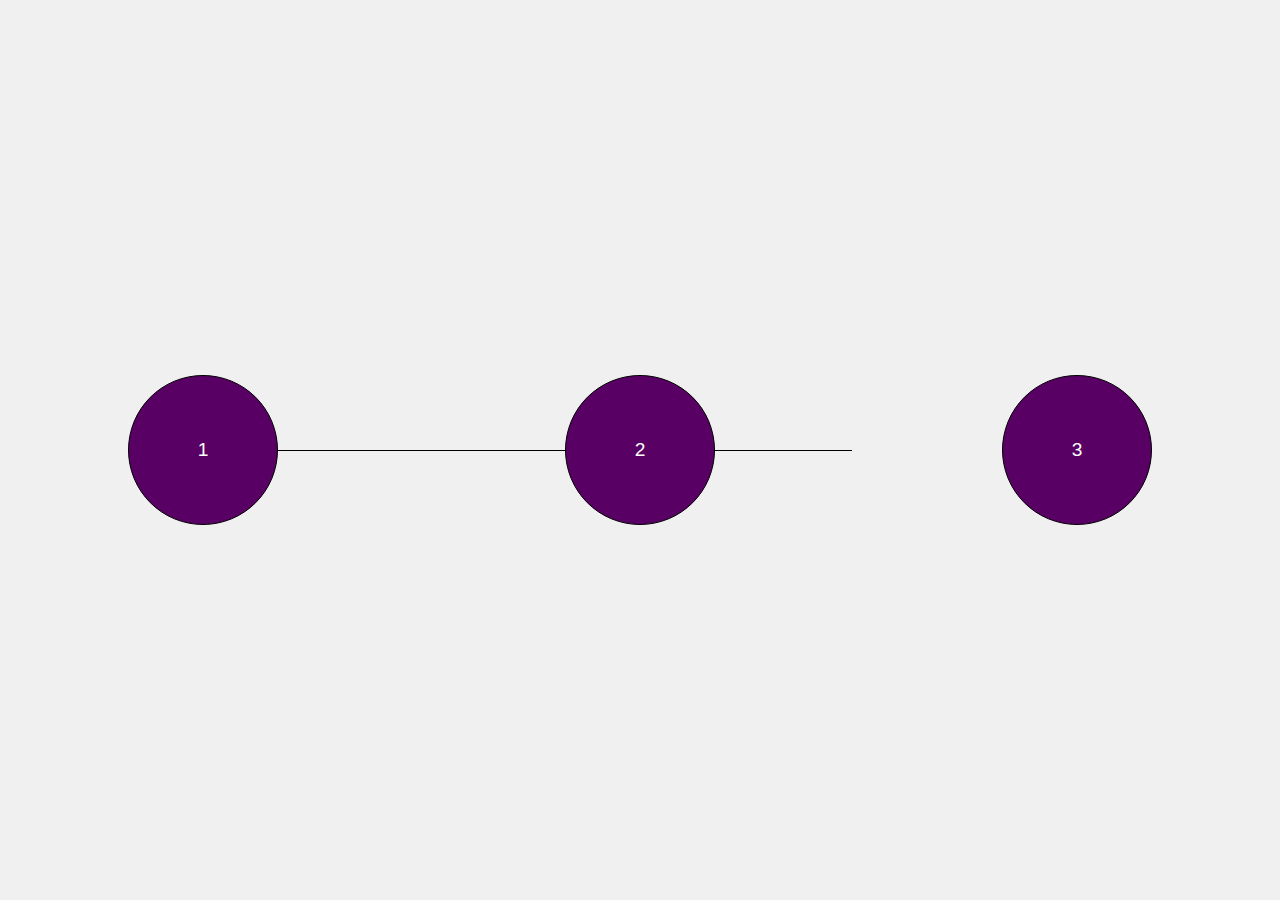
<file: landpagy placeholder/anima.html>
<!-- <!DOCTYPE html>
<html lang="en">
<head>
    <meta charset="UTF-8">
    <meta name="viewport" content="width=device-width, initial-scale=1.0">
    <title>ANimation_Trustopay</title>
    <style>
        .container{
            display: flex;
            width: 100%;
            border: 2px solid black;
            height: 40vh;
            justify-content: center;
            justify-content: space-between;
        }
        .box1{
            margin: auto ;
            margin-right: 0;
            box-sizing: border-box;
            border: 1px solid black;
            justify-content: center;
            align-items: center;
            display: flex;
            border-radius: 80px;
            height: 150px;
            width: 150px;
        }
        .box2{
            margin: auto;
            /* margin-left: 0; */
            box-sizing: border-box;
            border: 1px solid black;
            justify-content: center;
            align-items: center;
            display: flex;
            border-radius: 80px;
            height: 150px;
            width: 150px;
            
        }
        .box3{
            margin: auto ;

            box-sizing: border-box;
            border: 1px solid black;
            justify-content: center;
            align-items: center;
            display: flex;
            border-radius: 80px;
            height: 150px;
            width: 150px;

        }
        .myl{
            border: 1px solid black;
        height: 1px;
        width: 5vw;
        margin: auto;
        margin-left: 0;
        margin-right: 0;

        }
        .myl:hover{
            
            
        }
        
    </style>
</head>
<body>
    <div class="container">
        <div class="box1">box1</div>
        <div class="myl"> </div>
        <div class="box2">box2</div>
        <div class="box3">box3</div>
    </div>
    
</body>
</html> -->


<!DOCTYPE html>
<html lang="en">
<head>
    <meta charset="UTF-8">
    <meta name="viewport" content="width=device-width, initial-scale=1.0">
    <title>Animation_Trustopay</title>
    <style>
        body {
            font-family: Arial, sans-serif;
            display: flex;
            justify-content: center;
            align-items: center;
            height: 100vh;
            margin: 0;
            background-color: #f0f0f0;
        }

        .container {
            display: flex;
            width: 80%;
            height: 40vh;
            justify-content: space-between;
            align-items: center;
            position: relative;
        }

        .box {
            box-sizing: border-box;
            border: 1px solid black;
            justify-content: center;
            align-items: center;
            display: flex;
            border-radius: 50%;
            height: 150px;
            width: 150px;
            font-size: 1.2rem;
            color: white;
            background-color: #590065;
            position: relative;
            z-index: 2;
        }

        .myl {
            position: absolute;
            top: 50%;
            left: 0;
            width: calc(100% - 300px); /* 100% minus the total width of the boxes */
            height: 1px;
            background-color: black;
            z-index: 1;
            animation: drawLine 8s infinite;
            opacity: 1;
        }

        @keyframes drawLine {
            0%, 12.5% {
                width: 0;
            }
            25%, 37.5% {
                width: calc(100% - 300px);
            }
            50%, 62.5% {
                width: calc(100% - 150px);
            }
            75%, 100% {
                width: 0;
            }
        }

        @keyframes glow {
            0%, 100% {
                box-shadow: 0 0 10px #590065;
            }
            50% {
                box-shadow: 0 0 20px #590065;
            }
        }

        .box:nth-child(1) {
            animation: glow 8s infinite, highlight 2s 0s forwards;
        }

        .box:nth-child(2) {
            animation: glow 8s infinite 2s, highlight 2s 2s forwards;
        }

        .box:nth-child(3) {
            animation: glow 8s infinite 4s, highlight 2s 4s forwards;
        }

        @keyframes highlight {
            0% {
                background-color: #590065;
                color: white;
            }
            100% {
                background-color: #9c27b0;
                color: white;
            }
        }
    </style>
</head>
<body>
    <div class="container">
        <div class="box">1</div>
        <div class="myl"></div>
        <div class="box">2</div>
        <div class="box">3</div>
    </div>
</body>
</html>
</file>
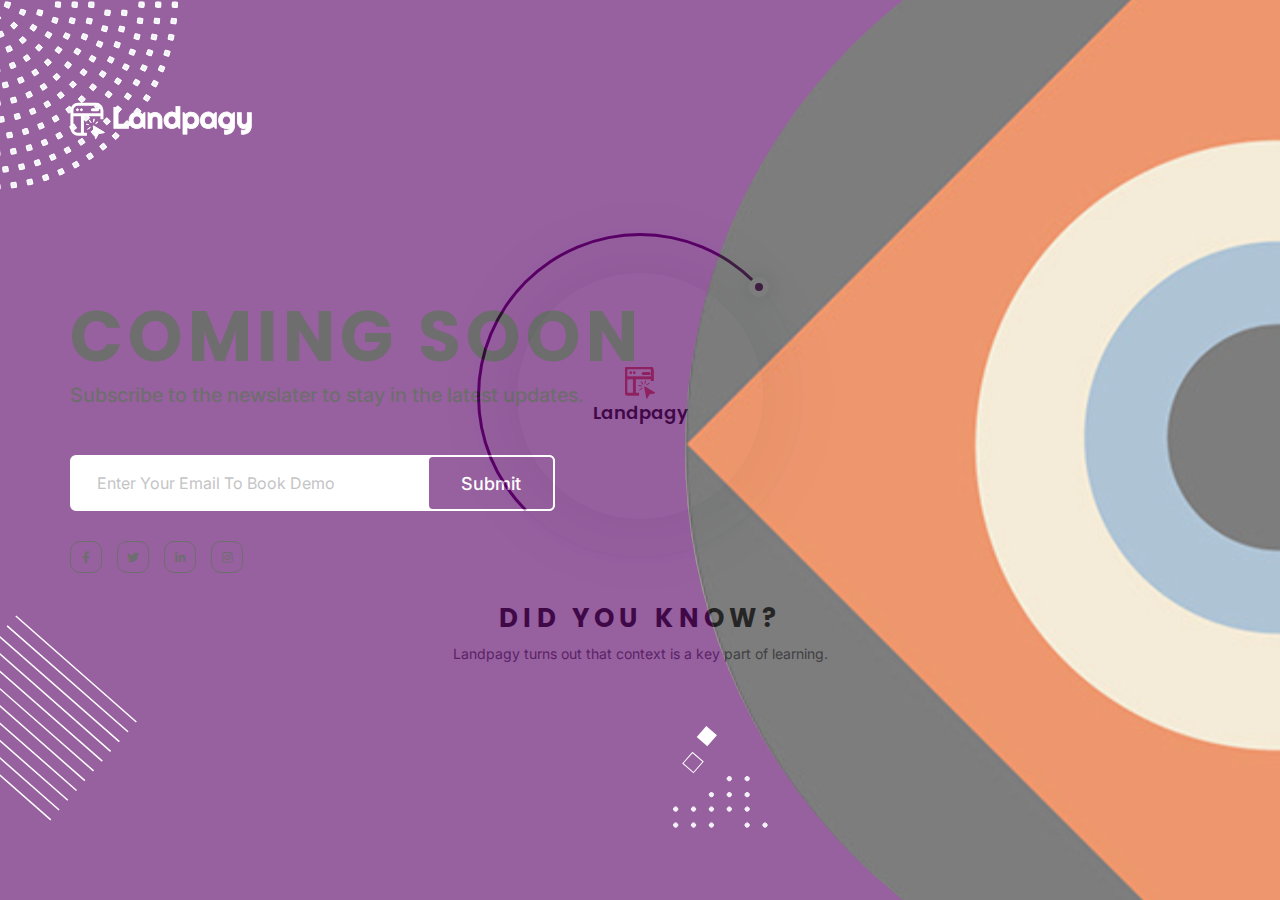
<file: landpagy placeholder/comming-soon-2.html>
<!DOCTYPE html>
<html lang="en">
  <head>
    <meta charset="UTF-8" />
    <meta name="viewport" content="width=device-width, initial-scale=1.0" />
    <title>Landpagy - Landing Page Template</title>
    <link rel="shortcut icon" href="assets/images/favicon.ico" type="image/x-icon" />
    <!-- Fontawesome CSS -->
    <link rel="stylesheet" href="assets/css/fontawesome.min.css" />
    <!-- ElegentIcon CSS -->
    <link rel="stylesheet" href="assets/css/elegant-icons.min.css" />
    <!-- Animate CSS -->
    <link rel="stylesheet" href="assets/css/animate.min.css" />
    <!-- Bootstrap CSS -->
    <link rel="stylesheet" href="assets/css/bootstrap.min.css" />
    <!-- Slick CSS -->
    <link rel="stylesheet" href="assets/css/slick.css" />
    <link rel="stylesheet" href="assets/css/slick-theme.css" />
    <!-- SwiperJs CSS -->
    <link rel="stylesheet" href="assets/css/swiper-bundle.min.css" />
    <!-- NiceSlelect CSS -->
    <link rel="stylesheet" href="assets/css/nice-select.css" />
    <!-- Fancybox CSS -->
    <link rel="stylesheet" href="assets/css/jquery.fancybox.min.css" />
    <!-- Main CSS -->
    <link rel="stylesheet" href="assets/css/style.css" />
    <!-- Responsive CSS -->
    <link rel="stylesheet" href="assets/css/responsive.css" />
  </head>

  <body>
    <!-- Preloader -->
    <div id="preloader">
      <div id="ctn-preloader" class="ctn-preloader">
        <div class="round_spinner">
          <div class="spinner"></div>
          <div class="text">
            <img class="mx-auto" src="assets/images/spinner_logo.svg" alt="" />
            <h4><span>Landpagy</span></h4>
          </div>
        </div>
        <h2 class="head">Did You Know?</h2>
        <p></p>
      </div>
    </div>

    <main>
      <!-- Comming Soon -->
      <section class="comming-soon-wrapper comming-soon-2 pt-100">
        <div class="bg-shapes">
          <div class="shape">
            <img src="./assets/images/comming_soon/shape1.svg" alt="Shape" />
          </div>
          <div class="shape">
            <img src="./assets/images/comming_soon/shape2.svg" alt="Shape" />
          </div>
          <div class="shape">
            <img src="./assets/images/comming_soon/shape3.svg" alt="Shape" />
          </div>
          <div class="shape">
            <img src="./assets/images/comming_soon/shape4.svg" alt="Shape" />
          </div>
          <div class="shape">
            <img src="./assets/images/comming_soon/shape5.svg" alt="Shape" />
          </div>
        </div>

        <div class="container">
          <div class="row">
            <div class="col-lg-7">
              <div class="comming-soon-inner">
                <a href="index.html" class="logo">
                  <img src="./assets/images/logo-5.svg" alt="Logo" />
                </a>

                <h1 class="page-title">COMING SOON</h1>
                <p class="title-text">Subscribe to the newslater to stay in the latest updates.</p>

                <form class="form-group">
                  <input type="email" placeholder="Enter your email to book demo" />
                  <button type="submit" class="btn btn-red">Submit</button>
                </form>

                <ul class="social-list">
                  <li>
                    <a href="#"><i class="fab fa-facebook-f"></i></a>
                  </li>
                  <li>
                    <a href="#"><i class="fab fa-twitter"></i></a>
                  </li>
                  <li>
                    <a href="#"><i class="fab fa-linkedin-in"></i></a>
                  </li>
                  <li>
                    <a href="#"><i class="fab fa-instagram"></i></a>
                  </li>
                </ul>
              </div>
            </div>
          </div>
        </div>
      </section>
      <!-- Comming Soon -->
    </main>

    <script src="assets/js/plugin/jquery-3.5.0.min.js"></script>
    <script src="assets/js/plugin/popper.min.js"></script>
    <script src="assets/js/plugin/bootstrap.min.js"></script>
    <!-- TweenMax -->
    <script src="assets/js/plugin/TweenMax.min.js"></script>
    <!-- ScrollMagic -->
    <script src="assets/js/plugin/ScrollMagic.js"></script>
    <!-- animation.gsap -->
    <script src="assets/js/plugin/animation.gsap.js"></script>
    <!-- debug.addIndicators -->
    <script src="assets/js/plugin/debug.addIndicators.min.js"></script>
    <script src="assets/js/plugin/squareCountDownClock.js"></script>
    <script src="assets/js/plugin/wow.min.js"></script>
    <script src="assets/js/plugin/jquery.nice-select.min.js"></script>
    <script src="assets/js/plugin/jquery.fancybox.min.js"></script>
    <script src="assets/js/plugin/slick.min.js"></script>
    <script src="assets/js/plugin/swiper-bundle.min.js"></script>
    <script src="assets/js/plugin/jquery.waypoints.min.js"></script>
    <script src="assets/js/plugin/jquery.counterup.min.js"></script>
    <script src="assets/js/plugin/jquery.parallax-scroll.js"></script>
    <script src="assets/js/plugin/jquery.paroller.js"></script>
    <script src="assets/js/plugin/jquery-ui.min.js"></script>
    <script src="assets/js/script.js"></script>
  </body>
</html>
</file>
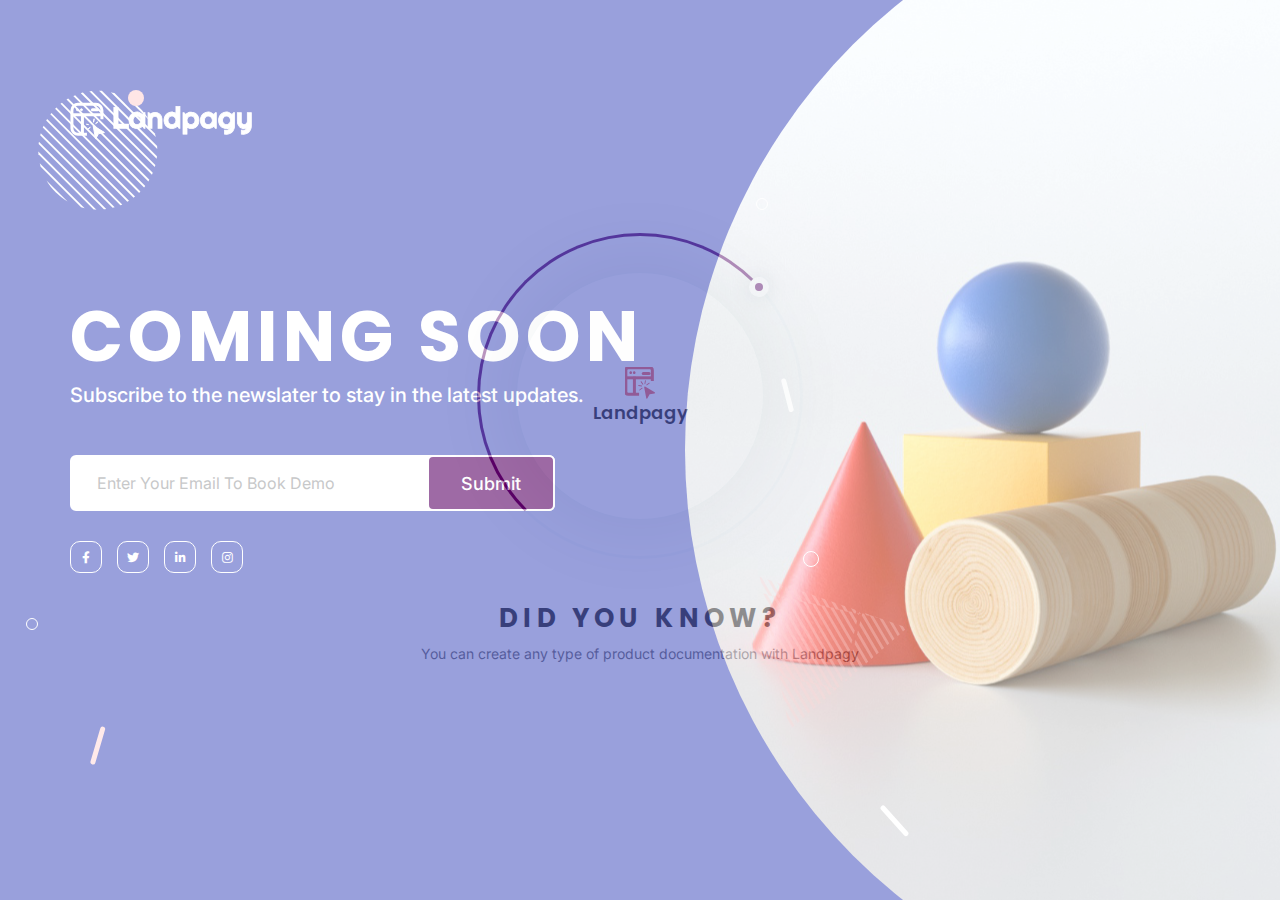
<file: landpagy placeholder/comming-soon-3.html>
<!DOCTYPE html>
<html lang="en">
  <head>
    <meta charset="UTF-8" />
    <meta name="viewport" content="width=device-width, initial-scale=1.0" />
    <title>Landpagy - Landing Page Template</title>
    <link rel="shortcut icon" href="assets/images/favicon.ico" type="image/x-icon" />
    <!-- Fontawesome CSS -->
    <link rel="stylesheet" href="assets/css/fontawesome.min.css" />
    <!-- ElegentIcon CSS -->
    <link rel="stylesheet" href="assets/css/elegant-icons.min.css" />
    <!-- Animate CSS -->
    <link rel="stylesheet" href="assets/css/animate.min.css" />
    <!-- Bootstrap CSS -->
    <link rel="stylesheet" href="assets/css/bootstrap.min.css" />
    <!-- Slick CSS -->
    <link rel="stylesheet" href="assets/css/slick.css" />
    <link rel="stylesheet" href="assets/css/slick-theme.css" />
    <!-- SwiperJs CSS -->
    <link rel="stylesheet" href="assets/css/swiper-bundle.min.css" />
    <!-- NiceSlelect CSS -->
    <link rel="stylesheet" href="assets/css/nice-select.css" />
    <!-- Fancybox CSS -->
    <link rel="stylesheet" href="assets/css/jquery.fancybox.min.css" />
    <!-- Main CSS -->
    <link rel="stylesheet" href="assets/css/style.css" />
    <!-- Responsive CSS -->
    <link rel="stylesheet" href="assets/css/responsive.css" />
  </head>

  <body>
    <!-- Preloader -->
    <div id="preloader">
      <div id="ctn-preloader" class="ctn-preloader">
        <div class="round_spinner">
          <div class="spinner"></div>
          <div class="text">
            <img class="mx-auto" src="assets/images/spinner_logo.svg" alt="" />
            <h4><span>Landpagy</span></h4>
          </div>
        </div>
        <h2 class="head">Did You Know?</h2>
        <p></p>
      </div>
    </div>

    <main>
      <!-- Comming Soon -->
      <section class="comming-soon-wrapper comming-soon-3 pt-100">
        <div class="bg-shapes">
          <div class="shape">
            <img src="./assets/images/comming_soon/shape6.svg" alt="Shape" />
          </div>
          <div class="shape"></div>
          <div class="shape"></div>
          <div class="shape">
            <img src="./assets/images/comming_soon/shape7.svg" alt="Shape" />
          </div>
          <div class="shape"></div>
          <div class="shape">
            <img src="./assets/images/comming_soon/shape8.svg" alt="Shape" />
          </div>
          <div class="shape"></div>
          <div class="shape">
            <img src="./assets/images/comming_soon/shape9.svg" alt="Shape" />
          </div>
          <div class="shape">
            <img src="./assets/images/comming_soon/shape10.svg" alt="Shape" />
          </div>
        </div>

        <div class="container">
          <div class="row">
            <div class="col-lg-7">
              <div class="comming-soon-inner">
                <a href="index.html" class="logo">
                  <img src="./assets/images/logo-5.svg" alt="Logo" />
                </a>

                <h1 class="page-title">COMING SOON</h1>
                <p class="title-text">Subscribe to the newslater to stay in the latest updates.</p>

                <form class="form-group">
                  <input type="email" placeholder="Enter your email to book demo" />
                  <button type="submit" class="btn btn-red">Submit</button>
                </form>

                <ul class="social-list">
                  <li>
                    <a href="#"><i class="fab fa-facebook-f"></i></a>
                  </li>
                  <li>
                    <a href="#"><i class="fab fa-twitter"></i></a>
                  </li>
                  <li>
                    <a href="#"><i class="fab fa-linkedin-in"></i></a>
                  </li>
                  <li>
                    <a href="#"><i class="fab fa-instagram"></i></a>
                  </li>
                </ul>
              </div>
            </div>
          </div>
        </div>
      </section>
      <!-- Comming Soon -->
    </main>

    <script src="assets/js/plugin/jquery-3.5.0.min.js"></script>
    <script src="assets/js/plugin/popper.min.js"></script>
    <script src="assets/js/plugin/bootstrap.min.js"></script>
    <!-- TweenMax -->
    <script src="assets/js/plugin/TweenMax.min.js"></script>
    <!-- ScrollMagic -->
    <script src="assets/js/plugin/ScrollMagic.js"></script>
    <!-- animation.gsap -->
    <script src="assets/js/plugin/animation.gsap.js"></script>
    <!-- debug.addIndicators -->
    <script src="assets/js/plugin/debug.addIndicators.min.js"></script>
    <script src="assets/js/plugin/squareCountDownClock.js"></script>
    <script src="assets/js/plugin/wow.min.js"></script>
    <script src="assets/js/plugin/jquery.nice-select.min.js"></script>
    <script src="assets/js/plugin/jquery.fancybox.min.js"></script>
    <script src="assets/js/plugin/slick.min.js"></script>
    <script src="assets/js/plugin/swiper-bundle.min.js"></script>
    <script src="assets/js/plugin/jquery.waypoints.min.js"></script>
    <script src="assets/js/plugin/jquery.counterup.min.js"></script>
    <script src="assets/js/plugin/jquery.parallax-scroll.js"></script>
    <script src="assets/js/plugin/jquery.paroller.js"></script>
    <script src="assets/js/plugin/jquery-ui.min.js"></script>
    <script src="assets/js/script.js"></script>
  </body>
</html>
</file>
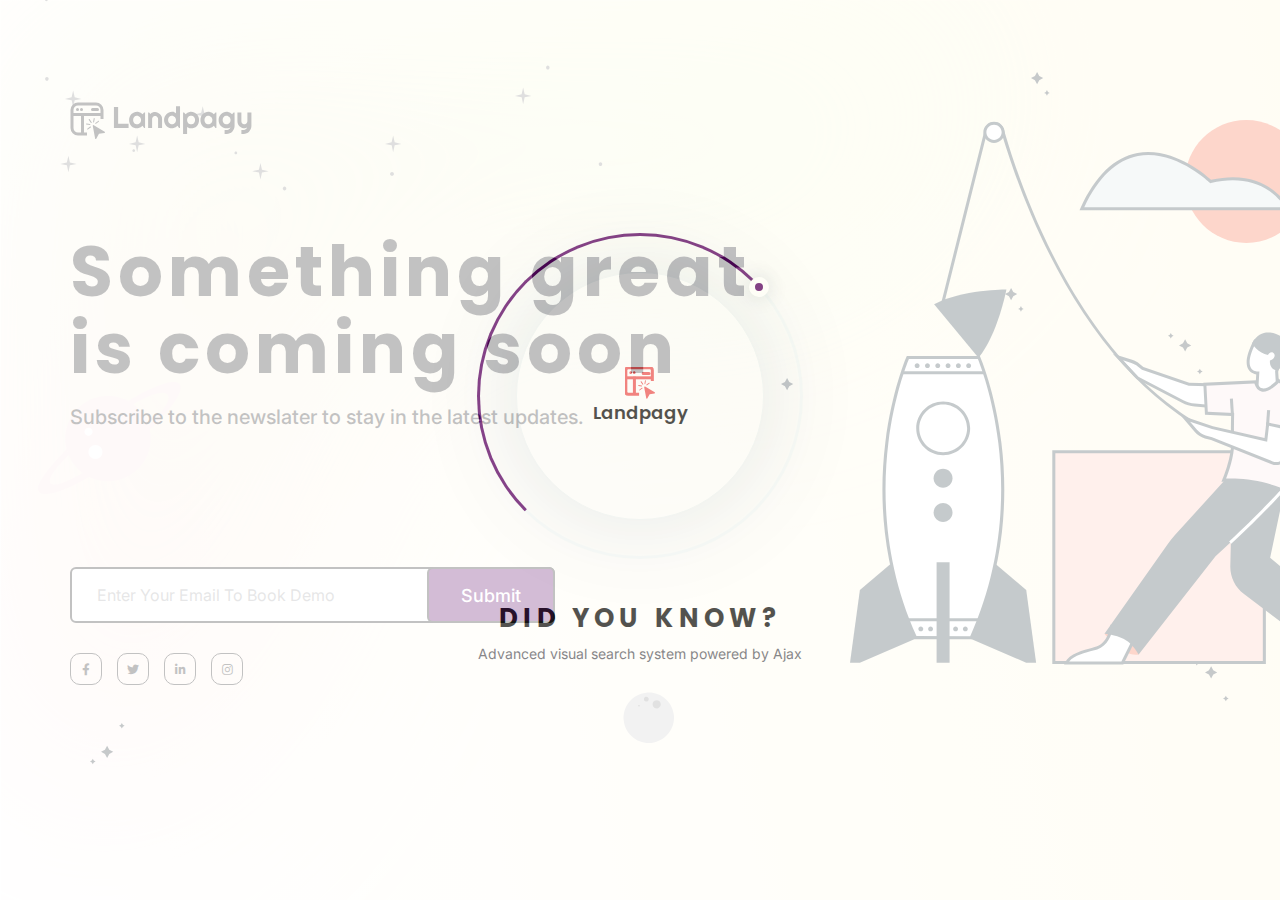
<file: landpagy placeholder/comming-soon-4.html>
<!DOCTYPE html>
<html lang="en">
  <head>
    <meta charset="UTF-8" />
    <meta name="viewport" content="width=device-width, initial-scale=1.0" />
    <title>Landpagy - Landing Page Template</title>
    <link rel="shortcut icon" href="assets/images/favicon.ico" type="image/x-icon" />
    <!-- Fontawesome CSS -->
    <link rel="stylesheet" href="assets/css/fontawesome.min.css" />
    <!-- ElegentIcon CSS -->
    <link rel="stylesheet" href="assets/css/elegant-icons.min.css" />
    <!-- Animate CSS -->
    <link rel="stylesheet" href="assets/css/animate.min.css" />
    <!-- Bootstrap CSS -->
    <link rel="stylesheet" href="assets/css/bootstrap.min.css" />
    <!-- Slick CSS -->
    <link rel="stylesheet" href="assets/css/slick.css" />
    <link rel="stylesheet" href="assets/css/slick-theme.css" />
    <!-- SwiperJs CSS -->
    <link rel="stylesheet" href="assets/css/swiper-bundle.min.css" />
    <!-- NiceSlelect CSS -->
    <link rel="stylesheet" href="assets/css/nice-select.css" />
    <!-- Fancybox CSS -->
    <link rel="stylesheet" href="assets/css/jquery.fancybox.min.css" />
    <!-- Main CSS -->
    <link rel="stylesheet" href="assets/css/style.css" />
    <!-- Responsive CSS -->
    <link rel="stylesheet" href="assets/css/responsive.css" />
  </head>

  <body>
    <!-- Preloader -->
    <div id="preloader">
      <div id="ctn-preloader" class="ctn-preloader">
        <div class="round_spinner">
          <div class="spinner"></div>
          <div class="text">
            <img class="mx-auto" src="assets/images/spinner_logo.svg" alt="" />
            <h4><span>Landpagy</span></h4>
          </div>
        </div>
        <h2 class="head">Did You Know?</h2>
        <p></p>
      </div>
    </div>

    <main>
      <!-- Comming Soon -->
      <section class="comming-soon-wrapper comming-soon-4 pt-100">
        <div class="bg-shapes">
          <div class="shape">
            <img src="./assets/images/comming_soon/shape11.svg" alt="Shape" />
          </div>
          <div class="shape">
            <img src="./assets/images/comming_soon/shape12.svg" alt="Shape" />
          </div>
          <div class="shape">
            <img src="./assets/images/comming_soon/shape13.svg" alt="Shape" />
          </div>
          <div class="shape">
            <img src="./assets/images/comming_soon/shape14.svg" alt="Shape" />
          </div>
          <div class="shape">
            <img src="./assets/images/comming_soon/shape15.svg" alt="Shape" />
          </div>
          <div class="shape">
            <img src="./assets/images/comming_soon/shape16.svg" alt="Shape" />
          </div>
          <div class="shape">
            <img src="./assets/images/comming_soon/shape17.svg" alt="Shape" />
          </div>
          <div class="shape">
            <img src="./assets/images/comming_soon/shape18.svg" alt="Shape" />
          </div>
          <div class="shape">
            <img src="./assets/images/comming_soon/shape19.svg" alt="Shape" />
          </div>
          <div class="shape">
            <img src="./assets/images/comming_soon/shape20.svg" alt="Shape" />
          </div>
          <div class="shape">
            <img src="./assets/images/comming_soon/star.svg" alt="Shape" />
          </div>
          <div class="shape">
            <img src="./assets/images/comming_soon/star.svg" alt="Shape" />
          </div>
          <div class="shape">
            <img src="./assets/images/comming_soon/star.svg" alt="Shape" />
          </div>
        </div>

        <div class="container">
          <div class="row align-items-center">
            <div class="col-lg-8">
              <div class="comming-soon-inner">
                <a href="index.html" class="logo">
                  <img src="./assets/images/logo-black.svg" alt="Logo" />
                </a>

                <h1 class="page-title">Something great is coming soon</h1>
                <p class="title-text">Subscribe to the newslater to stay in the latest updates.</p>

                <div class="comming-countdown" id="timer" data-endtime="25 june 2030 10:00:00 GMT+01:00"></div>

                <form class="form-group">
                  <input type="email" placeholder="Enter your email to book demo" />
                  <button type="submit" class="btn btn-red">Submit</button>
                </form>

                <ul class="social-list">
                  <li>
                    <a href="#"><i class="fab fa-facebook-f"></i></a>
                  </li>
                  <li>
                    <a href="#"><i class="fab fa-twitter"></i></a>
                  </li>
                  <li>
                    <a href="#"><i class="fab fa-linkedin-in"></i></a>
                  </li>
                  <li>
                    <a href="#"><i class="fab fa-instagram"></i></a>
                  </li>
                </ul>
              </div>
            </div>

            <div class="col-lg-4">
              <div class="right-img">
                <img src="./assets/images/comming_soon/bg3.svg" alt="Bg Shape" class="" />
              </div>
            </div>
          </div>
        </div>
      </section>
      <!-- Comming Soon -->
    </main>

    <script src="assets/js/plugin/jquery-3.5.0.min.js"></script>
    <script src="assets/js/plugin/popper.min.js"></script>
    <script src="assets/js/plugin/bootstrap.min.js"></script>
    <!-- TweenMax -->
    <script src="assets/js/plugin/TweenMax.min.js"></script>
    <!-- ScrollMagic -->
    <script src="assets/js/plugin/ScrollMagic.js"></script>
    <!-- animation.gsap -->
    <script src="assets/js/plugin/animation.gsap.js"></script>
    <!-- debug.addIndicators -->
    <script src="assets/js/plugin/debug.addIndicators.min.js"></script>
    <script src="assets/js/plugin/squareCountDownClock.js"></script>
    <script src="assets/js/plugin/wow.min.js"></script>
    <script src="assets/js/plugin/jquery.nice-select.min.js"></script>
    <script src="assets/js/plugin/jquery.fancybox.min.js"></script>
    <script src="assets/js/plugin/slick.min.js"></script>
    <script src="assets/js/plugin/swiper-bundle.min.js"></script>
    <script src="assets/js/plugin/jquery.waypoints.min.js"></script>
    <script src="assets/js/plugin/jquery.counterup.min.js"></script>
    <script src="assets/js/plugin/jquery.parallax-scroll.js"></script>
    <script src="assets/js/plugin/jquery.paroller.js"></script>
    <script src="assets/js/plugin/jquery-ui.min.js"></script>
    <script src="assets/js/script.js"></script>
  </body>
</html>
</file>
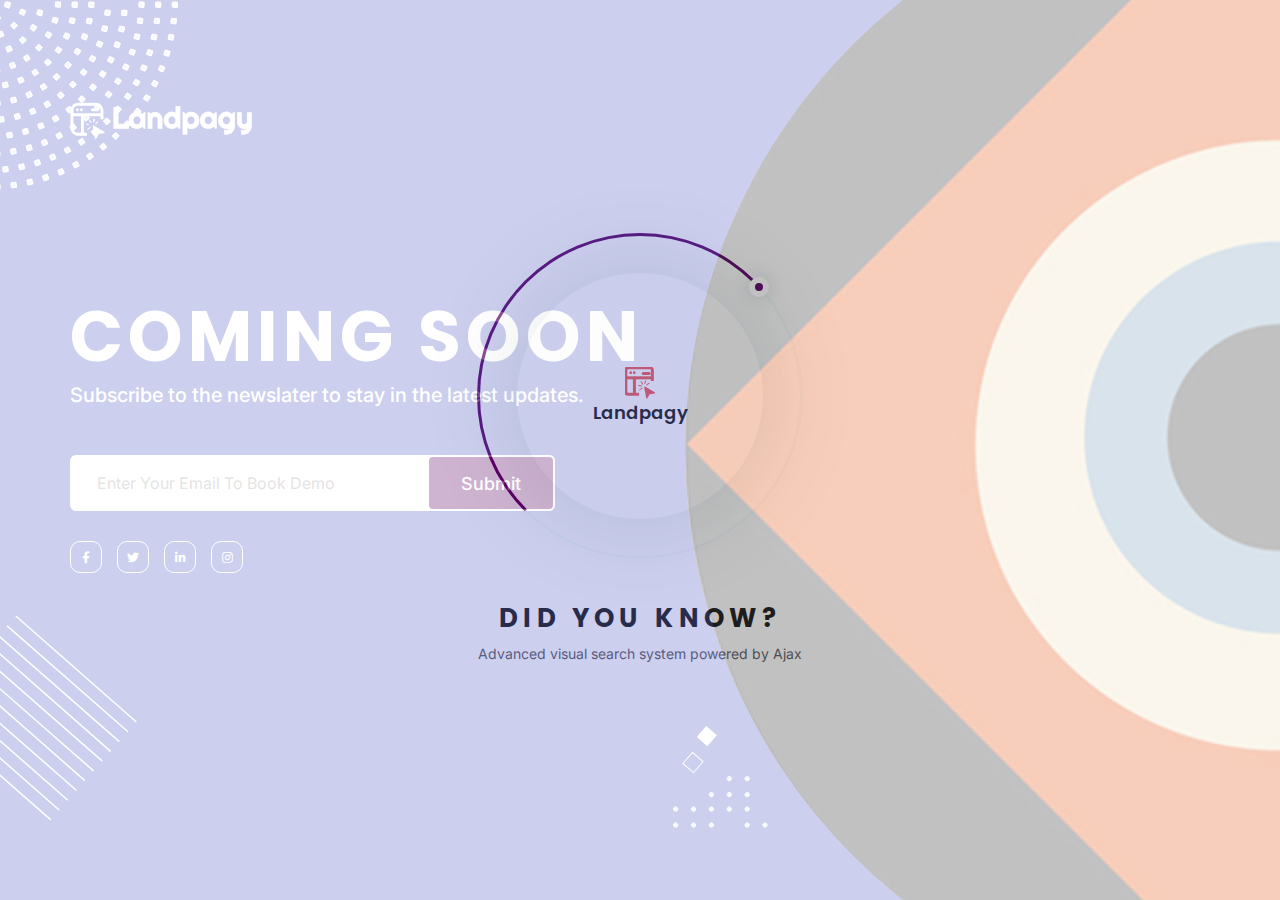
<file: landpagy placeholder/comming-soon.html>
<!DOCTYPE html>
<html lang="en">
  <head>
    <meta charset="UTF-8" />
    <meta name="viewport" content="width=device-width, initial-scale=1.0" />
    <title>Landpagy - Landing Page Template</title>
    <link rel="shortcut icon" href="assets/images/favicon.ico" type="image/x-icon" />
    <!-- Fontawesome CSS -->
    <link rel="stylesheet" href="assets/css/fontawesome.min.css" />
    <!-- ElegentIcon CSS -->
    <link rel="stylesheet" href="assets/css/elegant-icons.min.css" />
    <!-- Animate CSS -->
    <link rel="stylesheet" href="assets/css/animate.min.css" />
    <!-- Bootstrap CSS -->
    <link rel="stylesheet" href="assets/css/bootstrap.min.css" />
    <!-- Slick CSS -->
    <link rel="stylesheet" href="assets/css/slick.css" />
    <link rel="stylesheet" href="assets/css/slick-theme.css" />
    <!-- SwiperJs CSS -->
    <link rel="stylesheet" href="assets/css/swiper-bundle.min.css" />
    <!-- NiceSlelect CSS -->
    <link rel="stylesheet" href="assets/css/nice-select.css" />
    <!-- Fancybox CSS -->
    <link rel="stylesheet" href="assets/css/jquery.fancybox.min.css" />
    <!-- Main CSS -->
    <link rel="stylesheet" href="assets/css/style.css" />
    <!-- Responsive CSS -->
    <link rel="stylesheet" href="assets/css/responsive.css" />
  </head>

  <body>
    <!-- Preloader -->
    <div id="preloader">
      <div id="ctn-preloader" class="ctn-preloader">
        <div class="round_spinner">
          <div class="spinner"></div>
          <div class="text">
            <img class="mx-auto" src="assets/images/spinner_logo.svg" alt="" />
            <h4><span>Landpagy</span></h4>
          </div>
        </div>
        <h2 class="head">Did You Know?</h2>
        <p></p>
      </div>
    </div>

    <main>
      <!-- Comming Soon -->
      <section class="comming-soon-wrapper pt-100">
        <div class="bg-shapes">
          <div class="shape">
            <img src="./assets/images/comming_soon/shape1.svg" alt="Shape" />
          </div>
          <div class="shape">
            <img src="./assets/images/comming_soon/shape2.svg" alt="Shape" />
          </div>
          <div class="shape">
            <img src="./assets/images/comming_soon/shape3.svg" alt="Shape" />
          </div>
          <div class="shape">
            <img src="./assets/images/comming_soon/shape4.svg" alt="Shape" />
          </div>
          <div class="shape">
            <img src="./assets/images/comming_soon/shape5.svg" alt="Shape" />
          </div>
        </div>

        <div class="container">
          <div class="row">
            <div class="col-lg-7">
              <div class="comming-soon-inner">
                <a href="index.html" class="logo">
                  <img src="./assets/images/logo-5.svg" alt="Logo" />
                </a>

                <h1 class="page-title">COMING SOON</h1>
                <p class="title-text">Subscribe to the newslater to stay in the latest updates.</p>

                <form class="form-group">
                  <input type="email" placeholder="Enter your email to book demo" />
                  <button type="submit" class="btn btn-red">Submit</button>
                </form>

                <ul class="social-list">
                  <li>
                    <a href="#"><i class="fab fa-facebook-f"></i></a>
                  </li>
                  <li>
                    <a href="#"><i class="fab fa-twitter"></i></a>
                  </li>
                  <li>
                    <a href="#"><i class="fab fa-linkedin-in"></i></a>
                  </li>
                  <li>
                    <a href="#"><i class="fab fa-instagram"></i></a>
                  </li>
                </ul>
              </div>
            </div>
          </div>
        </div>
      </section>
      <!-- Comming Soon -->
    </main>

    <script src="assets/js/plugin/jquery-3.5.0.min.js"></script>
    <script src="assets/js/plugin/popper.min.js"></script>
    <script src="assets/js/plugin/bootstrap.min.js"></script>
    <!-- TweenMax -->
    <script src="assets/js/plugin/TweenMax.min.js"></script>
    <!-- ScrollMagic -->
    <script src="assets/js/plugin/ScrollMagic.js"></script>
    <!-- animation.gsap -->
    <script src="assets/js/plugin/animation.gsap.js"></script>
    <!-- debug.addIndicators -->
    <script src="assets/js/plugin/debug.addIndicators.min.js"></script>
    <script src="assets/js/plugin/squareCountDownClock.js"></script>
    <script src="assets/js/plugin/wow.min.js"></script>
    <script src="assets/js/plugin/jquery.nice-select.min.js"></script>
    <script src="assets/js/plugin/jquery.fancybox.min.js"></script>
    <script src="assets/js/plugin/slick.min.js"></script>
    <script src="assets/js/plugin/swiper-bundle.min.js"></script>
    <script src="assets/js/plugin/jquery.waypoints.min.js"></script>
    <script src="assets/js/plugin/jquery.counterup.min.js"></script>
    <script src="assets/js/plugin/jquery.parallax-scroll.js"></script>
    <script src="assets/js/plugin/jquery.paroller.js"></script>
    <script src="assets/js/plugin/jquery-ui.min.js"></script>
    <script src="assets/js/script.js"></script>
  </body>
</html>
</file>
<file: landpagy placeholder/assets/css/nice-select.css>
.nice-select {
  -webkit-tap-highlight-color: transparent;
  background-color: #fff;
  border-radius: 5px;
  border: solid 1px #e8e8e8;
  box-sizing: border-box;
  clear: both;
  cursor: pointer;
  display: block;
  float: left;
  font-family: inherit;
  font-size: 14px;
  font-weight: normal;
  height: 42px;
  line-height: 40px;
  outline: none;
  padding-left: 18px;
  padding-right: 30px;
  position: relative;
  text-align: left !important;
  -webkit-transition: all 0.2s ease-in-out;
  transition: all 0.2s ease-in-out;
  -webkit-user-select: none;
  -moz-user-select: none;
  -ms-user-select: none;
  user-select: none;
  white-space: nowrap;
  width: auto;
}

.nice-select:hover {
  border-color: #A0A1A3;
}

.nice-select:active,
.nice-select.open,
.nice-select:focus {
  border-color: #999;
}

.nice-select:after {
  border-bottom: 2px solid #999;
  border-right: 2px solid #999;
  content: '';
  display: block;
  height: 5px;
  margin-top: -4px;
  pointer-events: none;
  position: absolute;
  right: 12px;
  top: 50%;
  -webkit-transform-origin: 66% 66%;
  -ms-transform-origin: 66% 66%;
  transform-origin: 66% 66%;
  -webkit-transform: rotate(45deg);
  -ms-transform: rotate(45deg);
  transform: rotate(45deg);
  -webkit-transition: all 0.15s ease-in-out;
  transition: all 0.15s ease-in-out;
  width: 5px;
}

.nice-select.open:after {
  -webkit-transform: rotate(-135deg);
  -ms-transform: rotate(-135deg);
  transform: rotate(-135deg);
}

.nice-select.open .list {
  opacity: 1;
  pointer-events: auto;
  -webkit-transform: scale(1) translateY(0);
  -ms-transform: scale(1) translateY(0);
  transform: scale(1) translateY(0);
}

.nice-select.disabled {
  border-color: #ededed;
  color: #999;
  pointer-events: none;
}

.nice-select.disabled:after {
  border-color: #cccccc;
}

.nice-select.wide {
  width: 100%;
}

.nice-select.wide .list {
  left: 0 !important;
  right: 0 !important;
}

.nice-select.right {
  float: right;
}

.nice-select.right .list {
  left: auto;
  right: 0;
}

.nice-select.small {
  font-size: 12px;
  height: 36px;
  line-height: 34px;
}

.nice-select.small:after {
  height: 4px;
  width: 4px;
}

.nice-select.small .option {
  line-height: 34px;
  min-height: 34px;
}

.nice-select .list {
  background-color: #fff;
  border-radius: 5px;
  box-shadow: 0 0 0 1px rgba(68, 68, 68, 0.11);
  box-sizing: border-box;
  margin-top: 4px;
  opacity: 0;
  overflow: hidden;
  padding: 0;
  pointer-events: none;
  position: absolute;
  top: 100%;
  left: 0;
  -webkit-transform-origin: 50% 0;
  -ms-transform-origin: 50% 0;
  transform-origin: 50% 0;
  -webkit-transform: scale(0.75) translateY(-21px);
  -ms-transform: scale(0.75) translateY(-21px);
  transform: scale(0.75) translateY(-21px);
  -webkit-transition: all 0.2s cubic-bezier(0.5, 0, 0, 1.25), opacity 0.15s ease-out;
  transition: all 0.2s cubic-bezier(0.5, 0, 0, 1.25), opacity 0.15s ease-out;
  z-index: 9;
}

.nice-select .list:hover .option:not(:hover) {
  background-color: transparent !important;
}

.nice-select .option {
  cursor: pointer;
  font-weight: 400;
  line-height: 40px;
  list-style: none;
  min-height: 40px;
  outline: none;
  padding-left: 18px;
  padding-right: 29px;
  text-align: left;
  -webkit-transition: all 0.2s;
  transition: all 0.2s;
}

.nice-select .option:hover,
.nice-select .option.focus,
.nice-select .option.selected.focus {
  background-color: #f6f6f6;
}

.nice-select .option.selected {
  font-weight: bold;
}

.nice-select .option.disabled {
  background-color: transparent;
  color: #999;
  cursor: default;
}

.no-csspointerevents .nice-select .list {
  display: none;
}

.no-csspointerevents .nice-select.open .list {
  display: block;
}
</file>
<file: landpagy placeholder/assets/css/elegant-icons.min.css>
@font-face {
	font-family: 'ElegantIcons';
	src:url('../fonts/ElegantIcons.eot');
	src:url('../fonts/ElegantIcons.eot?#iefix') format('embedded-opentype'),
		url('../fonts/ElegantIcons.woff') format('woff'),
		url('../fonts/ElegantIcons.ttf') format('truetype'),
		url('../fonts/ElegantIcons.svg#ElegantIcons') format('svg');
	font-weight: normal;
	font-style: normal;
}

/* Use the following CSS code if you want to use data attributes for inserting your icons */
[data-icon]:before {
	font-family: 'ElegantIcons';
	content: attr(data-icon);
	speak: none;
	font-weight: normal;
	font-variant: normal;
	text-transform: none;
	line-height: 1;
	-webkit-font-smoothing: antialiased;
	-moz-osx-font-smoothing: grayscale;
}

/* Use the following CSS code if you want to have a class per icon */
/*
Instead of a list of all class selectors,
you can use the generic selector below, but it's slower:
[class*="your-class-prefix"] {
*/
.arrow_up, .arrow_down, .arrow_left, .arrow_right, .arrow_left-up, .arrow_right-up, .arrow_right-down, .arrow_left-down, .arrow-up-down, .arrow_up-down_alt, .arrow_left-right_alt, .arrow_left-right, .arrow_expand_alt2, .arrow_expand_alt, .arrow_condense, .arrow_expand, .arrow_move, .arrow_carrot-up, .arrow_carrot-down, .arrow_carrot-left, .arrow_carrot-right, .arrow_carrot-2up, .arrow_carrot-2down, .arrow_carrot-2left, .arrow_carrot-2right, .arrow_carrot-up_alt2, .arrow_carrot-down_alt2, .arrow_carrot-left_alt2, .arrow_carrot-right_alt2, .arrow_carrot-2up_alt2, .arrow_carrot-2down_alt2, .arrow_carrot-2left_alt2, .arrow_carrot-2right_alt2, .arrow_triangle-up, .arrow_triangle-down, .arrow_triangle-left, .arrow_triangle-right, .arrow_triangle-up_alt2, .arrow_triangle-down_alt2, .arrow_triangle-left_alt2, .arrow_triangle-right_alt2, .arrow_back, .icon_minus-06, .icon_plus, .icon_close, .icon_check, .icon_minus_alt2, .icon_plus_alt2, .icon_close_alt2, .icon_check_alt2, .icon_zoom-out_alt, .icon_zoom-in_alt, .icon_search, .icon_box-empty, .icon_box-selected, .icon_minus-box, .icon_plus-box, .icon_box-checked, .icon_circle-empty, .icon_circle-slelected, .icon_stop_alt2, .icon_stop, .icon_pause_alt2, .icon_pause, .icon_menu, .icon_menu-square_alt2, .icon_menu-circle_alt2, .icon_ul, .icon_ol, .icon_adjust-horiz, .icon_adjust-vert, .icon_document_alt, .icon_documents_alt, .icon_pencil, .icon_pencil-edit_alt, .icon_pencil-edit, .icon_folder-alt, .icon_folder-open_alt, .icon_folder-add_alt, .icon_info_alt, .icon_error-oct_alt, .icon_error-circle_alt, .icon_error-triangle_alt, .icon_question_alt2, .icon_question, .icon_comment_alt, .icon_chat_alt, .icon_vol-mute_alt, .icon_volume-low_alt, .icon_volume-high_alt, .icon_quotations, .icon_quotations_alt2, .icon_clock_alt, .icon_lock_alt, .icon_lock-open_alt, .icon_key_alt, .icon_cloud_alt, .icon_cloud-upload_alt, .icon_cloud-download_alt, .icon_image, .icon_images, .icon_lightbulb_alt, .icon_gift_alt, .icon_house_alt, .icon_genius, .icon_mobile, .icon_tablet, .icon_laptop, .icon_desktop, .icon_camera_alt, .icon_mail_alt, .icon_cone_alt, .icon_ribbon_alt, .icon_bag_alt, .icon_creditcard, .icon_cart_alt, .icon_paperclip, .icon_tag_alt, .icon_tags_alt, .icon_trash_alt, .icon_cursor_alt, .icon_mic_alt, .icon_compass_alt, .icon_pin_alt, .icon_pushpin_alt, .icon_map_alt, .icon_drawer_alt, .icon_toolbox_alt, .icon_book_alt, .icon_calendar, .icon_film, .icon_table, .icon_contacts_alt, .icon_headphones, .icon_lifesaver, .icon_piechart, .icon_refresh, .icon_link_alt, .icon_link, .icon_loading, .icon_blocked, .icon_archive_alt, .icon_heart_alt, .icon_star_alt, .icon_star-half_alt, .icon_star, .icon_star-half, .icon_tools, .icon_tool, .icon_cog, .icon_cogs, .arrow_up_alt, .arrow_down_alt, .arrow_left_alt, .arrow_right_alt, .arrow_left-up_alt, .arrow_right-up_alt, .arrow_right-down_alt, .arrow_left-down_alt, .arrow_condense_alt, .arrow_expand_alt3, .arrow_carrot_up_alt, .arrow_carrot-down_alt, .arrow_carrot-left_alt, .arrow_carrot-right_alt, .arrow_carrot-2up_alt, .arrow_carrot-2dwnn_alt, .arrow_carrot-2left_alt, .arrow_carrot-2right_alt, .arrow_triangle-up_alt, .arrow_triangle-down_alt, .arrow_triangle-left_alt, .arrow_triangle-right_alt, .icon_minus_alt, .icon_plus_alt, .icon_close_alt, .icon_check_alt, .icon_zoom-out, .icon_zoom-in, .icon_stop_alt, .icon_menu-square_alt, .icon_menu-circle_alt, .icon_document, .icon_documents, .icon_pencil_alt, .icon_folder, .icon_folder-open, .icon_folder-add, .icon_folder_upload, .icon_folder_download, .icon_info, .icon_error-circle, .icon_error-oct, .icon_error-triangle, .icon_question_alt, .icon_comment, .icon_chat, .icon_vol-mute, .icon_volume-low, .icon_volume-high, .icon_quotations_alt, .icon_clock, .icon_lock, .icon_lock-open, .icon_key, .icon_cloud, .icon_cloud-upload, .icon_cloud-download, .icon_lightbulb, .icon_gift, .icon_house, .icon_camera, .icon_mail, .icon_cone, .icon_ribbon, .icon_bag, .icon_cart, .icon_tag, .icon_tags, .icon_trash, .icon_cursor, .icon_mic, .icon_compass, .icon_pin, .icon_pushpin, .icon_map, .icon_drawer, .icon_toolbox, .icon_book, .icon_contacts, .icon_archive, .icon_heart, .icon_profile, .icon_group, .icon_grid-2x2, .icon_grid-3x3, .icon_music, .icon_pause_alt, .icon_phone, .icon_upload, .icon_download, .social_facebook, .social_twitter, .social_pinterest, .social_googleplus, .social_tumblr, .social_tumbleupon, .social_wordpress, .social_instagram, .social_dribbble, .social_vimeo, .social_linkedin, .social_rss, .social_deviantart, .social_share, .social_myspace, .social_skype, .social_youtube, .social_picassa, .social_googledrive, .social_flickr, .social_blogger, .social_spotify, .social_delicious, .social_facebook_circle, .social_twitter_circle, .social_pinterest_circle, .social_googleplus_circle, .social_tumblr_circle, .social_stumbleupon_circle, .social_wordpress_circle, .social_instagram_circle, .social_dribbble_circle, .social_vimeo_circle, .social_linkedin_circle, .social_rss_circle, .social_deviantart_circle, .social_share_circle, .social_myspace_circle, .social_skype_circle, .social_youtube_circle, .social_picassa_circle, .social_googledrive_alt2, .social_flickr_circle, .social_blogger_circle, .social_spotify_circle, .social_delicious_circle, .social_facebook_square, .social_twitter_square, .social_pinterest_square, .social_googleplus_square, .social_tumblr_square, .social_stumbleupon_square, .social_wordpress_square, .social_instagram_square, .social_dribbble_square, .social_vimeo_square, .social_linkedin_square, .social_rss_square, .social_deviantart_square, .social_share_square, .social_myspace_square, .social_skype_square, .social_youtube_square, .social_picassa_square, .social_googledrive_square, .social_flickr_square, .social_blogger_square, .social_spotify_square, .social_delicious_square, .icon_printer, .icon_calulator, .icon_building, .icon_floppy, .icon_drive, .icon_search-2, .icon_id, .icon_id-2, .icon_puzzle, .icon_like, .icon_dislike, .icon_mug, .icon_currency, .icon_wallet, .icon_pens, .icon_easel, .icon_flowchart, .icon_datareport, .icon_briefcase, .icon_shield, .icon_percent, .icon_globe, .icon_globe-2, .icon_target, .icon_hourglass, .icon_balance, .icon_rook, .icon_printer-alt, .icon_calculator_alt, .icon_building_alt, .icon_floppy_alt, .icon_drive_alt, .icon_search_alt, .icon_id_alt, .icon_id-2_alt, .icon_puzzle_alt, .icon_like_alt, .icon_dislike_alt, .icon_mug_alt, .icon_currency_alt, .icon_wallet_alt, .icon_pens_alt, .icon_easel_alt, .icon_flowchart_alt, .icon_datareport_alt, .icon_briefcase_alt, .icon_shield_alt, .icon_percent_alt, .icon_globe_alt, .icon_clipboard {
	font-family: 'ElegantIcons';
	speak: none;
	font-style: normal;
	font-weight: normal;
	font-variant: normal;
	text-transform: none;
	line-height: 1;
	-webkit-font-smoothing: antialiased;
}
.arrow_up:before {
	content: "\21";
}
.arrow_down:before {
	content: "\22";
}
.arrow_left:before {
	content: "\23";
}
.arrow_right:before {
	content: "\24";
}
.arrow_left-up:before {
	content: "\25";
}
.arrow_right-up:before {
	content: "\26";
}
.arrow_right-down:before {
	content: "\27";
}
.arrow_left-down:before {
	content: "\28";
}
.arrow-up-down:before {
	content: "\29";
}
.arrow_up-down_alt:before {
	content: "\2a";
}
.arrow_left-right_alt:before {
	content: "\2b";
}
.arrow_left-right:before {
	content: "\2c";
}
.arrow_expand_alt2:before {
	content: "\2d";
}
.arrow_expand_alt:before {
	content: "\2e";
}
.arrow_condense:before {
	content: "\2f";
}
.arrow_expand:before {
	content: "\30";
}
.arrow_move:before {
	content: "\31";
}
.arrow_carrot-up:before {
	content: "\32";
}
.arrow_carrot-down:before {
	content: "\33";
}
.arrow_carrot-left:before {
	content: "\34";
}
.arrow_carrot-right:before {
	content: "\35";
}
.arrow_carrot-2up:before {
	content: "\36";
}
.arrow_carrot-2down:before {
	content: "\37";
}
.arrow_carrot-2left:before {
	content: "\38";
}
.arrow_carrot-2right:before {
	content: "\39";
}
.arrow_carrot-up_alt2:before {
	content: "\3a";
}
.arrow_carrot-down_alt2:before {
	content: "\3b";
}
.arrow_carrot-left_alt2:before {
	content: "\3c";
}
.arrow_carrot-right_alt2:before {
	content: "\3d";
}
.arrow_carrot-2up_alt2:before {
	content: "\3e";
}
.arrow_carrot-2down_alt2:before {
	content: "\3f";
}
.arrow_carrot-2left_alt2:before {
	content: "\40";
}
.arrow_carrot-2right_alt2:before {
	content: "\41";
}
.arrow_triangle-up:before {
	content: "\42";
}
.arrow_triangle-down:before {
	content: "\43";
}
.arrow_triangle-left:before {
	content: "\44";
}
.arrow_triangle-right:before {
	content: "\45";
}
.arrow_triangle-up_alt2:before {
	content: "\46";
}
.arrow_triangle-down_alt2:before {
	content: "\47";
}
.arrow_triangle-left_alt2:before {
	content: "\48";
}
.arrow_triangle-right_alt2:before {
	content: "\49";
}
.arrow_back:before {
	content: "\4a";
}
.icon_minus-06:before {
	content: "\4b";
}
.icon_plus:before {
	content: "\4c";
}
.icon_close:before {
	content: "\4d";
}
.icon_check:before {
	content: "\4e";
}
.icon_minus_alt2:before {
	content: "\4f";
}
.icon_plus_alt2:before {
	content: "\50";
}
.icon_close_alt2:before {
	content: "\51";
}
.icon_check_alt2:before {
	content: "\52";
}
.icon_zoom-out_alt:before {
	content: "\53";
}
.icon_zoom-in_alt:before {
	content: "\54";
}
.icon_search:before {
	content: "\55";
}
.icon_box-empty:before {
	content: "\56";
}
.icon_box-selected:before {
	content: "\57";
}
.icon_minus-box:before {
	content: "\58";
}
.icon_plus-box:before {
	content: "\59";
}
.icon_box-checked:before {
	content: "\5a";
}
.icon_circle-empty:before {
	content: "\5b";
}
.icon_circle-slelected:before {
	content: "\5c";
}
.icon_stop_alt2:before {
	content: "\5d";
}
.icon_stop:before {
	content: "\5e";
}
.icon_pause_alt2:before {
	content: "\5f";
}
.icon_pause:before {
	content: "\60";
}
.icon_menu:before {
	content: "\61";
}
.icon_menu-square_alt2:before {
	content: "\62";
}
.icon_menu-circle_alt2:before {
	content: "\63";
}
.icon_ul:before {
	content: "\64";
}
.icon_ol:before {
	content: "\65";
}
.icon_adjust-horiz:before {
	content: "\66";
}
.icon_adjust-vert:before {
	content: "\67";
}
.icon_document_alt:before {
	content: "\68";
}
.icon_documents_alt:before {
	content: "\69";
}
.icon_pencil:before {
	content: "\6a";
}
.icon_pencil-edit_alt:before {
	content: "\6b";
}
.icon_pencil-edit:before {
	content: "\6c";
}
.icon_folder-alt:before {
	content: "\6d";
}
.icon_folder-open_alt:before {
	content: "\6e";
}
.icon_folder-add_alt:before {
	content: "\6f";
}
.icon_info_alt:before {
	content: "\70";
}
.icon_error-oct_alt:before {
	content: "\71";
}
.icon_error-circle_alt:before {
	content: "\72";
}
.icon_error-triangle_alt:before {
	content: "\73";
}
.icon_question_alt2:before {
	content: "\74";
}
.icon_question:before {
	content: "\75";
}
.icon_comment_alt:before {
	content: "\76";
}
.icon_chat_alt:before {
	content: "\77";
}
.icon_vol-mute_alt:before {
	content: "\78";
}
.icon_volume-low_alt:before {
	content: "\79";
}
.icon_volume-high_alt:before {
	content: "\7a";
}
.icon_quotations:before {
	content: "\7b";
}
.icon_quotations_alt2:before {
	content: "\7c";
}
.icon_clock_alt:before {
	content: "\7d";
}
.icon_lock_alt:before {
	content: "\7e";
}
.icon_lock-open_alt:before {
	content: "\e000";
}
.icon_key_alt:before {
	content: "\e001";
}
.icon_cloud_alt:before {
	content: "\e002";
}
.icon_cloud-upload_alt:before {
	content: "\e003";
}
.icon_cloud-download_alt:before {
	content: "\e004";
}
.icon_image:before {
	content: "\e005";
}
.icon_images:before {
	content: "\e006";
}
.icon_lightbulb_alt:before {
	content: "\e007";
}
.icon_gift_alt:before {
	content: "\e008";
}
.icon_house_alt:before {
	content: "\e009";
}
.icon_genius:before {
	content: "\e00a";
}
.icon_mobile:before {
	content: "\e00b";
}
.icon_tablet:before {
	content: "\e00c";
}
.icon_laptop:before {
	content: "\e00d";
}
.icon_desktop:before {
	content: "\e00e";
}
.icon_camera_alt:before {
	content: "\e00f";
}
.icon_mail_alt:before {
	content: "\e010";
}
.icon_cone_alt:before {
	content: "\e011";
}
.icon_ribbon_alt:before {
	content: "\e012";
}
.icon_bag_alt:before {
	content: "\e013";
}
.icon_creditcard:before {
	content: "\e014";
}
.icon_cart_alt:before {
	content: "\e015";
}
.icon_paperclip:before {
	content: "\e016";
}
.icon_tag_alt:before {
	content: "\e017";
}
.icon_tags_alt:before {
	content: "\e018";
}
.icon_trash_alt:before {
	content: "\e019";
}
.icon_cursor_alt:before {
	content: "\e01a";
}
.icon_mic_alt:before {
	content: "\e01b";
}
.icon_compass_alt:before {
	content: "\e01c";
}
.icon_pin_alt:before {
	content: "\e01d";
}
.icon_pushpin_alt:before {
	content: "\e01e";
}
.icon_map_alt:before {
	content: "\e01f";
}
.icon_drawer_alt:before {
	content: "\e020";
}
.icon_toolbox_alt:before {
	content: "\e021";
}
.icon_book_alt:before {
	content: "\e022";
}
.icon_calendar:before {
	content: "\e023";
}
.icon_film:before {
	content: "\e024";
}
.icon_table:before {
	content: "\e025";
}
.icon_contacts_alt:before {
	content: "\e026";
}
.icon_headphones:before {
	content: "\e027";
}
.icon_lifesaver:before {
	content: "\e028";
}
.icon_piechart:before {
	content: "\e029";
}
.icon_refresh:before {
	content: "\e02a";
}
.icon_link_alt:before {
	content: "\e02b";
}
.icon_link:before {
	content: "\e02c";
}
.icon_loading:before {
	content: "\e02d";
}
.icon_blocked:before {
	content: "\e02e";
}
.icon_archive_alt:before {
	content: "\e02f";
}
.icon_heart_alt:before {
	content: "\e030";
}
.icon_star_alt:before {
	content: "\e031";
}
.icon_star-half_alt:before {
	content: "\e032";
}
.icon_star:before {
	content: "\e033";
}
.icon_star-half:before {
	content: "\e034";
}
.icon_tools:before {
	content: "\e035";
}
.icon_tool:before {
	content: "\e036";
}
.icon_cog:before {
	content: "\e037";
}
.icon_cogs:before {
	content: "\e038";
}
.arrow_up_alt:before {
	content: "\e039";
}
.arrow_down_alt:before {
	content: "\e03a";
}
.arrow_left_alt:before {
	content: "\e03b";
}
.arrow_right_alt:before {
	content: "\e03c";
}
.arrow_left-up_alt:before {
	content: "\e03d";
}
.arrow_right-up_alt:before {
	content: "\e03e";
}
.arrow_right-down_alt:before {
	content: "\e03f";
}
.arrow_left-down_alt:before {
	content: "\e040";
}
.arrow_condense_alt:before {
	content: "\e041";
}
.arrow_expand_alt3:before {
	content: "\e042";
}
.arrow_carrot_up_alt:before {
	content: "\e043";
}
.arrow_carrot-down_alt:before {
	content: "\e044";
}
.arrow_carrot-left_alt:before {
	content: "\e045";
}
.arrow_carrot-right_alt:before {
	content: "\e046";
}
.arrow_carrot-2up_alt:before {
	content: "\e047";
}
.arrow_carrot-2dwnn_alt:before {
	content: "\e048";
}
.arrow_carrot-2left_alt:before {
	content: "\e049";
}
.arrow_carrot-2right_alt:before {
	content: "\e04a";
}
.arrow_triangle-up_alt:before {
	content: "\e04b";
}
.arrow_triangle-down_alt:before {
	content: "\e04c";
}
.arrow_triangle-left_alt:before {
	content: "\e04d";
}
.arrow_triangle-right_alt:before {
	content: "\e04e";
}
.icon_minus_alt:before {
	content: "\e04f";
}
.icon_plus_alt:before {
	content: "\e050";
}
.icon_close_alt:before {
	content: "\e051";
}
.icon_check_alt:before {
	content: "\e052";
}
.icon_zoom-out:before {
	content: "\e053";
}
.icon_zoom-in:before {
	content: "\e054";
}
.icon_stop_alt:before {
	content: "\e055";
}
.icon_menu-square_alt:before {
	content: "\e056";
}
.icon_menu-circle_alt:before {
	content: "\e057";
}
.icon_document:before {
	content: "\e058";
}
.icon_documents:before {
	content: "\e059";
}
.icon_pencil_alt:before {
	content: "\e05a";
}
.icon_folder:before {
	content: "\e05b";
}
.icon_folder-open:before {
	content: "\e05c";
}
.icon_folder-add:before {
	content: "\e05d";
}
.icon_folder_upload:before {
	content: "\e05e";
}
.icon_folder_download:before {
	content: "\e05f";
}
.icon_info:before {
	content: "\e060";
}
.icon_error-circle:before {
	content: "\e061";
}
.icon_error-oct:before {
	content: "\e062";
}
.icon_error-triangle:before {
	content: "\e063";
}
.icon_question_alt:before {
	content: "\e064";
}
.icon_comment:before {
	content: "\e065";
}
.icon_chat:before {
	content: "\e066";
}
.icon_vol-mute:before {
	content: "\e067";
}
.icon_volume-low:before {
	content: "\e068";
}
.icon_volume-high:before {
	content: "\e069";
}
.icon_quotations_alt:before {
	content: "\e06a";
}
.icon_clock:before {
	content: "\e06b";
}
.icon_lock:before {
	content: "\e06c";
}
.icon_lock-open:before {
	content: "\e06d";
}
.icon_key:before {
	content: "\e06e";
}
.icon_cloud:before {
	content: "\e06f";
}
.icon_cloud-upload:before {
	content: "\e070";
}
.icon_cloud-download:before {
	content: "\e071";
}
.icon_lightbulb:before {
	content: "\e072";
}
.icon_gift:before {
	content: "\e073";
}
.icon_house:before {
	content: "\e074";
}
.icon_camera:before {
	content: "\e075";
}
.icon_mail:before {
	content: "\e076";
}
.icon_cone:before {
	content: "\e077";
}
.icon_ribbon:before {
	content: "\e078";
}
.icon_bag:before {
	content: "\e079";
}
.icon_cart:before {
	content: "\e07a";
}
.icon_tag:before {
	content: "\e07b";
}
.icon_tags:before {
	content: "\e07c";
}
.icon_trash:before {
	content: "\e07d";
}
.icon_cursor:before {
	content: "\e07e";
}
.icon_mic:before {
	content: "\e07f";
}
.icon_compass:before {
	content: "\e080";
}
.icon_pin:before {
	content: "\e081";
}
.icon_pushpin:before {
	content: "\e082";
}
.icon_map:before {
	content: "\e083";
}
.icon_drawer:before {
	content: "\e084";
}
.icon_toolbox:before {
	content: "\e085";
}
.icon_book:before {
	content: "\e086";
}
.icon_contacts:before {
	content: "\e087";
}
.icon_archive:before {
	content: "\e088";
}
.icon_heart:before {
	content: "\e089";
}
.icon_profile:before {
	content: "\e08a";
}
.icon_group:before {
	content: "\e08b";
}
.icon_grid-2x2:before {
	content: "\e08c";
}
.icon_grid-3x3:before {
	content: "\e08d";
}
.icon_music:before {
	content: "\e08e";
}
.icon_pause_alt:before {
	content: "\e08f";
}
.icon_phone:before {
	content: "\e090";
}
.icon_upload:before {
	content: "\e091";
}
.icon_download:before {
	content: "\e092";
}
.social_facebook:before {
	content: "\e093";
}
.social_twitter:before {
	content: "\e094";
}
.social_pinterest:before {
	content: "\e095";
}
.social_googleplus:before {
	content: "\e096";
}
.social_tumblr:before {
	content: "\e097";
}
.social_tumbleupon:before {
	content: "\e098";
}
.social_wordpress:before {
	content: "\e099";
}
.social_instagram:before {
	content: "\e09a";
}
.social_dribbble:before {
	content: "\e09b";
}
.social_vimeo:before {
	content: "\e09c";
}
.social_linkedin:before {
	content: "\e09d";
}
.social_rss:before {
	content: "\e09e";
}
.social_deviantart:before {
	content: "\e09f";
}
.social_share:before {
	content: "\e0a0";
}
.social_myspace:before {
	content: "\e0a1";
}
.social_skype:before {
	content: "\e0a2";
}
.social_youtube:before {
	content: "\e0a3";
}
.social_picassa:before {
	content: "\e0a4";
}
.social_googledrive:before {
	content: "\e0a5";
}
.social_flickr:before {
	content: "\e0a6";
}
.social_blogger:before {
	content: "\e0a7";
}
.social_spotify:before {
	content: "\e0a8";
}
.social_delicious:before {
	content: "\e0a9";
}
.social_facebook_circle:before {
	content: "\e0aa";
}
.social_twitter_circle:before {
	content: "\e0ab";
}
.social_pinterest_circle:before {
	content: "\e0ac";
}
.social_googleplus_circle:before {
	content: "\e0ad";
}
.social_tumblr_circle:before {
	content: "\e0ae";
}
.social_stumbleupon_circle:before {
	content: "\e0af";
}
.social_wordpress_circle:before {
	content: "\e0b0";
}
.social_instagram_circle:before {
	content: "\e0b1";
}
.social_dribbble_circle:before {
	content: "\e0b2";
}
.social_vimeo_circle:before {
	content: "\e0b3";
}
.social_linkedin_circle:before {
	content: "\e0b4";
}
.social_rss_circle:before {
	content: "\e0b5";
}
.social_deviantart_circle:before {
	content: "\e0b6";
}
.social_share_circle:before {
	content: "\e0b7";
}
.social_myspace_circle:before {
	content: "\e0b8";
}
.social_skype_circle:before {
	content: "\e0b9";
}
.social_youtube_circle:before {
	content: "\e0ba";
}
.social_picassa_circle:before {
	content: "\e0bb";
}
.social_googledrive_alt2:before {
	content: "\e0bc";
}
.social_flickr_circle:before {
	content: "\e0bd";
}
.social_blogger_circle:before {
	content: "\e0be";
}
.social_spotify_circle:before {
	content: "\e0bf";
}
.social_delicious_circle:before {
	content: "\e0c0";
}
.social_facebook_square:before {
	content: "\e0c1";
}
.social_twitter_square:before {
	content: "\e0c2";
}
.social_pinterest_square:before {
	content: "\e0c3";
}
.social_googleplus_square:before {
	content: "\e0c4";
}
.social_tumblr_square:before {
	content: "\e0c5";
}
.social_stumbleupon_square:before {
	content: "\e0c6";
}
.social_wordpress_square:before {
	content: "\e0c7";
}
.social_instagram_square:before {
	content: "\e0c8";
}
.social_dribbble_square:before {
	content: "\e0c9";
}
.social_vimeo_square:before {
	content: "\e0ca";
}
.social_linkedin_square:before {
	content: "\e0cb";
}
.social_rss_square:before {
	content: "\e0cc";
}
.social_deviantart_square:before {
	content: "\e0cd";
}
.social_share_square:before {
	content: "\e0ce";
}
.social_myspace_square:before {
	content: "\e0cf";
}
.social_skype_square:before {
	content: "\e0d0";
}
.social_youtube_square:before {
	content: "\e0d1";
}
.social_picassa_square:before {
	content: "\e0d2";
}
.social_googledrive_square:before {
	content: "\e0d3";
}
.social_flickr_square:before {
	content: "\e0d4";
}
.social_blogger_square:before {
	content: "\e0d5";
}
.social_spotify_square:before {
	content: "\e0d6";
}
.social_delicious_square:before {
	content: "\e0d7";
}
.icon_printer:before {
	content: "\e103";
}
.icon_calulator:before {
	content: "\e0ee";
}
.icon_building:before {
	content: "\e0ef";
}
.icon_floppy:before {
	content: "\e0e8";
}
.icon_drive:before {
	content: "\e0ea";
}
.icon_search-2:before {
	content: "\e101";
}
.icon_id:before {
	content: "\e107";
}
.icon_id-2:before {
	content: "\e108";
}
.icon_puzzle:before {
	content: "\e102";
}
.icon_like:before {
	content: "\e106";
}
.icon_dislike:before {
	content: "\e0eb";
}
.icon_mug:before {
	content: "\e105";
}
.icon_currency:before {
	content: "\e0ed";
}
.icon_wallet:before {
	content: "\e100";
}
.icon_pens:before {
	content: "\e104";
}
.icon_easel:before {
	content: "\e0e9";
}
.icon_flowchart:before {
	content: "\e109";
}
.icon_datareport:before {
	content: "\e0ec";
}
.icon_briefcase:before {
	content: "\e0fe";
}
.icon_shield:before {
	content: "\e0f6";
}
.icon_percent:before {
	content: "\e0fb";
}
.icon_globe:before {
	content: "\e0e2";
}
.icon_globe-2:before {
	content: "\e0e3";
}
.icon_target:before {
	content: "\e0f5";
}
.icon_hourglass:before {
	content: "\e0e1";
}
.icon_balance:before {
	content: "\e0ff";
}
.icon_rook:before {
	content: "\e0f8";
}
.icon_printer-alt:before {
	content: "\e0fa";
}
.icon_calculator_alt:before {
	content: "\e0e7";
}
.icon_building_alt:before {
	content: "\e0fd";
}
.icon_floppy_alt:before {
	content: "\e0e4";
}
.icon_drive_alt:before {
	content: "\e0e5";
}
.icon_search_alt:before {
	content: "\e0f7";
}
.icon_id_alt:before {
	content: "\e0e0";
}
.icon_id-2_alt:before {
	content: "\e0fc";
}
.icon_puzzle_alt:before {
	content: "\e0f9";
}
.icon_like_alt:before {
	content: "\e0dd";
}
.icon_dislike_alt:before {
	content: "\e0f1";
}
.icon_mug_alt:before {
	content: "\e0dc";
}
.icon_currency_alt:before {
	content: "\e0f3";
}
.icon_wallet_alt:before {
	content: "\e0d8";
}
.icon_pens_alt:before {
	content: "\e0db";
}
.icon_easel_alt:before {
	content: "\e0f0";
}
.icon_flowchart_alt:before {
	content: "\e0df";
}
.icon_datareport_alt:before {
	content: "\e0f2";
}
.icon_briefcase_alt:before {
	content: "\e0f4";
}
.icon_shield_alt:before {
	content: "\e0d9";
}
.icon_percent_alt:before {
	content: "\e0da";
}
.icon_globe_alt:before {
	content: "\e0de";
}
.icon_clipboard:before {
	content: "\e0e6";
}


	.glyph {
		float: left;
		text-align: center;
		padding: .75em;
		margin: .4em 1.5em .75em 0;
		width: 6em;
text-shadow: none;
	}
        .glyph_big {
        font-size: 128px;
        color: #59c5dc;
        float: left;
        margin-right: 20px;
        }

        .glyph div { padding-bottom: 10px;}

	.glyph input {
		font-family: consolas, monospace;
		font-size: 12px;
		width: 100%;
		text-align: center;
		border: 0;
		box-shadow: 0 0 0 1px #ccc;
		padding: .2em;
                -moz-border-radius: 5px;
                -webkit-border-radius: 5px;
	}
	.centered {
		margin-left: auto;
		margin-right: auto;
	}
	.glyph .fs1 {
		font-size: 2em;
	}
</file>
